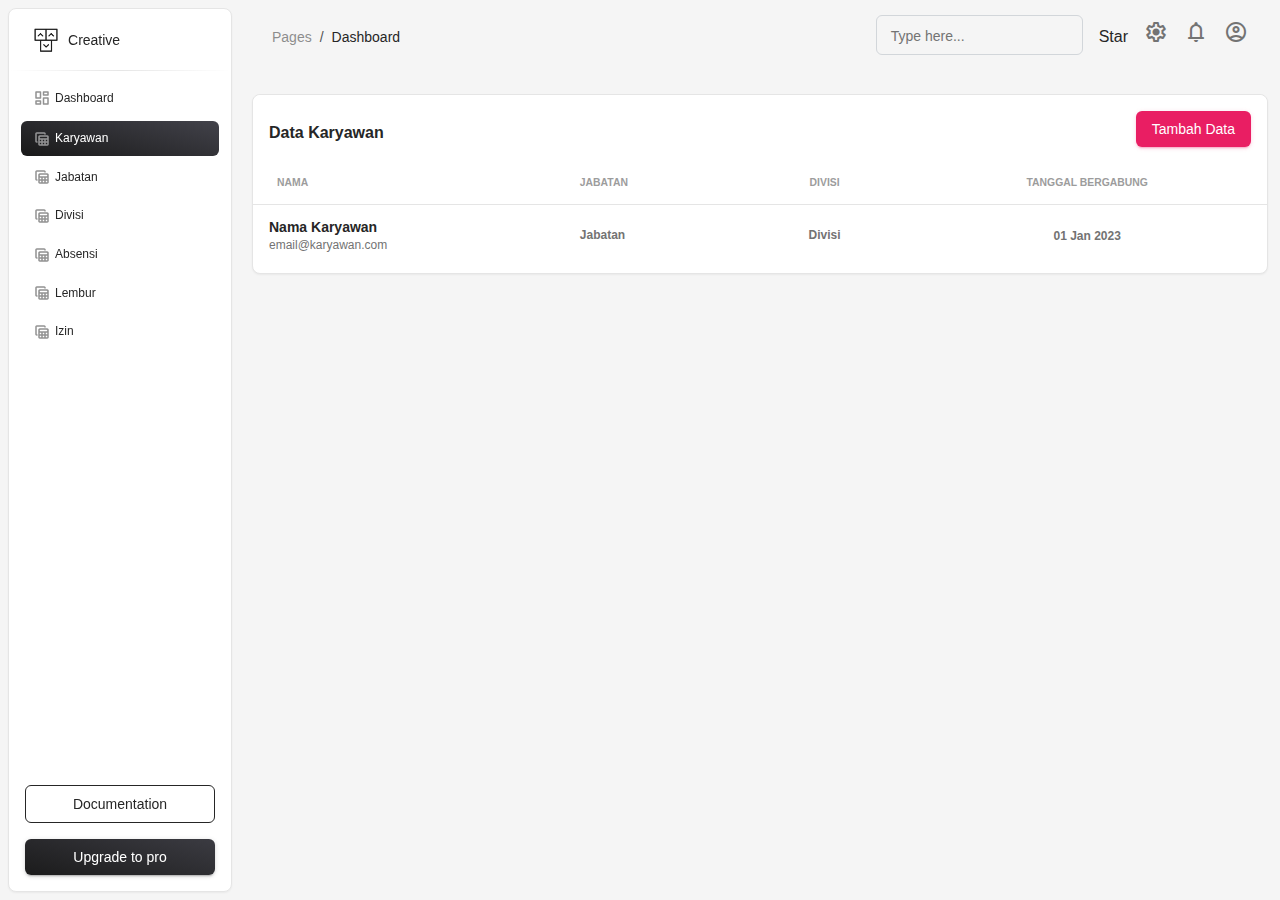
<file: pages/Untitled-1.html>
<!DOCTYPE html>
<html lang="en">

<head>
    <meta charset="UTF-8">
    <meta name="viewport" content="width=device-width, initial-scale=1.0">
    <title>Data Karyawan</title>
    <!-- Menyertakan file CSS utama dari dashboard untuk menjaga konsistensi tampilan -->
    <link href="../assets/css/material-dashboard.css?v=3.2.0" rel="stylesheet">
    <link rel="stylesheet" href="https://fonts.googleapis.com/css2?family=Material+Symbols+Rounded:opsz,wght,FILL,GRAD@24,400,0,0" />
</head>

<body class="g-sidenav-show  bg-gray-100">
  <aside class="sidenav navbar navbar-vertical navbar-expand-xs border-radius-lg fixed-start ms-2  bg-white my-2" id="sidenav-main">
    <div class="sidenav-header">
      <i class="fas fa-times p-3 cursor-pointer text-dark opacity-5 position-absolute end-0 top-0 d-none d-xl-none" aria-hidden="true" id="iconSidenav"></i>
      <a class="navbar-brand px-4 py-3 m-0" href=" https://demos.creative-tim.com/material-dashboard/pages/dashboard " target="_blank">
        <img src="../assets/img/logo-ct-dark.png" class="navbar-brand-img" width="26" height="26" alt="main_logo">
        <span class="ms-1 text-sm text-dark">Creative</span>
      </a>
    </div>
    <hr class="horizontal dark mt-0 mb-2">
    <div class="collapse navbar-collapse  w-auto " id="sidenav-collapse-main">
      <ul class="navbar-nav">
        <li class="nav-item">
          <a class="nav-link text-dark" href="../pages/dashboard.html">
            <i class="material-symbols-rounded opacity-5">dashboard</i>
            <span class="nav-link-text ms-1">Dashboard</span>
          </a>
        </li>
        <li class="nav-item">
          <a class="nav-link active bg-gradient-dark text-white" href="../pages/karyawan.html">
            <i class="material-symbols-rounded opacity-5">table_view</i>
            <span class="nav-link-text ms-1">Karyawan</span>
          </a>
        </li>
        <li class="nav-item">
          <a class="nav-link text-dark" href="../pages/jabatan.html">
            <i class="material-symbols-rounded opacity-5">table_view</i>
            <span class="nav-link-text ms-1">Jabatan</span>
          </a>
        </li>
        <li class="nav-item">
          <a class="nav-link text-dark" href="../pages/divisi.html">
            <i class="material-symbols-rounded opacity-5">table_view</i>
            <span class="nav-link-text ms-1">Divisi</span>
          </a>
        </li>
        <li class="nav-item">
          <a class="nav-link text-dark" href="../pages/jabatan.html">
            <i class="material-symbols-rounded opacity-5">table_view</i>
            <span class="nav-link-text ms-1">Absensi</span>
          </a>
        </li>
        <li class="nav-item">
          <a class="nav-link text-dark" href="../pages/jabatan.html">
            <i class="material-symbols-rounded opacity-5">table_view</i>
            <span class="nav-link-text ms-1">Lembur</span>
          </a>
        </li>
        <li class="nav-item">
          <a class="nav-link text-dark" href="../pages/jabatan.html">
            <i class="material-symbols-rounded opacity-5">table_view</i>
            <span class="nav-link-text ms-1">Izin</span>
          </a>
        </li>
        <!-- <li class="nav-item">
          <a class="nav-link text-dark" href="../pages/billing.html">
            <i class="material-symbols-rounded opacity-5">receipt_long</i>
            <span class="nav-link-text ms-1">Billing</span>
          </a>
        </li>
        <li class="nav-item">
          <a class="nav-link text-dark" href="../pages/virtual-reality.html">
            <i class="material-symbols-rounded opacity-5">view_in_ar</i>
            <span class="nav-link-text ms-1">Virtual Reality</span>
          </a>
        </li>
        <li class="nav-item">
          <a class="nav-link text-dark" href="../pages/rtl.html">
            <i class="material-symbols-rounded opacity-5">format_textdirection_r_to_l</i>
            <span class="nav-link-text ms-1">RTL</span>
          </a>
        </li>
        <li class="nav-item">
          <a class="nav-link text-dark" href="../pages/notifications.html">
            <i class="material-symbols-rounded opacity-5">notifications</i>
            <span class="nav-link-text ms-1">Notifications</span>
          </a>
        </li>
        <li class="nav-item mt-3">
          <h6 class="ps-4 ms-2 text-uppercase text-xs text-dark font-weight-bolder opacity-5">Account pages</h6>
        </li>
        <li class="nav-item">
          <a class="nav-link text-dark" href="../pages/profile.html">
            <i class="material-symbols-rounded opacity-5">person</i>
            <span class="nav-link-text ms-1">Profile</span>
          </a>
        </li>
        <li class="nav-item">
          <a class="nav-link text-dark" href="../pages/sign-in.html">
            <i class="material-symbols-rounded opacity-5">login</i>
            <span class="nav-link-text ms-1">Sign In</span>
          </a>
        </li>
        <li class="nav-item">
          <a class="nav-link text-dark" href="../pages/sign-up.html">
            <i class="material-symbols-rounded opacity-5">assignment</i>
            <span class="nav-link-text ms-1">Sign Up</span>
          </a>
        </li> -->
      </ul>
    </div>
    <div class="sidenav-footer position-absolute w-100 bottom-0 ">
      <div class="mx-3">
        <a class="btn btn-outline-dark mt-4 w-100" href="https://www.creative-tim.com/learning-lab/bootstrap/overview/material-dashboard?ref=sidebarfree" type="button">Documentation</a>
        <a class="btn bg-gradient-dark w-100" href="https://www.creative-tim.com/product/material-dashboard-pro?ref=sidebarfree" type="button">Upgrade to pro</a>
      </div>
    </div>
  </aside>
  <main class="main-content position-relative max-height-vh-100 h-100 border-radius-lg ">
    <!-- Navbar -->
    <nav class="navbar navbar-main navbar-expand-lg px-0 mx-3 shadow-none border-radius-xl" id="navbarBlur" data-scroll="true">
      <div class="container-fluid py-1 px-3">
        <nav aria-label="breadcrumb">
          <ol class="breadcrumb bg-transparent mb-0 pb-0 pt-1 px-0 me-sm-6 me-5">
            <li class="breadcrumb-item text-sm"><a class="opacity-5 text-dark" href="javascript:;">Pages</a></li>
            <li class="breadcrumb-item text-sm text-dark active" aria-current="page">Dashboard</li>
          </ol>
        </nav>
        <div class="collapse navbar-collapse mt-sm-0 mt-2 me-md-0 me-sm-4" id="navbar">
          <div class="ms-md-auto pe-md-3 d-flex align-items-center">
            <div class="input-group input-group-outline">
              <label class="form-label">Type here...</label>
              <input type="text" class="form-control">
            </div>
          </div>
          <ul class="navbar-nav d-flex align-items-center  justify-content-end">
            <li class="nav-item d-flex align-items-center"> 
            </li>
            <li class="mt-1">
              <a class="github-button" href="https://github.com/creativetimofficial/material-dashboard" data-icon="octicon-star" data-size="large" data-show-count="true" aria-label="Star creativetimofficial/material-dashboard on GitHub">Star</a>
            </li>
            <li class="nav-item d-xl-none ps-3 d-flex align-items-center">
              <a href="javascript:;" class="nav-link text-body p-0" id="iconNavbarSidenav">
                <div class="sidenav-toggler-inner">
                  <i class="sidenav-toggler-line"></i>
                  <i class="sidenav-toggler-line"></i>
                  <i class="sidenav-toggler-line"></i>
                </div>
              </a>
            </li>
            <li class="nav-item px-3 d-flex align-items-center">
              <a href="javascript:;" class="nav-link text-body p-0">
                <i class="material-symbols-rounded fixed-plugin-button-nav">settings</i>
              </a>
            </li>
            <li class="nav-item dropdown pe-3 d-flex align-items-center">
              <a href="javascript:;" class="nav-link text-body p-0" id="dropdownMenuButton" data-bs-toggle="dropdown" aria-expanded="false">
                <i class="material-symbols-rounded">notifications</i>
              </a>
              <ul class="dropdown-menu  dropdown-menu-end  px-2 py-3 me-sm-n4" aria-labelledby="dropdownMenuButton">
                <li class="mb-2">
                  <a class="dropdown-item border-radius-md" href="javascript:;">
                    <div class="d-flex py-1">
                      <div class="my-auto">
                        <img src="../assets/img/team-2.jpg" class="avatar avatar-sm  me-3 ">
                      </div>
                      <div class="d-flex flex-column justify-content-center">
                        <h6 class="text-sm font-weight-normal mb-1">
                          <span class="font-weight-bold">New message</span> from Laur
                        </h6>
                        <p class="text-xs text-secondary mb-0">
                          <i class="fa fa-clock me-1"></i>
                          13 minutes ago
                        </p>
                      </div>
                    </div>
                  </a>
                </li>
                <li class="mb-2">
                  <a class="dropdown-item border-radius-md" href="javascript:;">
                    <div class="d-flex py-1">
                      <div class="my-auto">
                        <img src="../assets/img/small-logos/logo-spotify.svg" class="avatar avatar-sm bg-gradient-dark  me-3 ">
                      </div>
                      <div class="d-flex flex-column justify-content-center">
                        <h6 class="text-sm font-weight-normal mb-1">
                          <span class="font-weight-bold">New album</span> by Travis Scott
                        </h6>
                        <p class="text-xs text-secondary mb-0">
                          <i class="fa fa-clock me-1"></i>
                          1 day
                        </p>
                      </div>
                    </div>
                  </a>
                </li>
                <li>
                  <a class="dropdown-item border-radius-md" href="javascript:;">
                    <div class="d-flex py-1">
                      <div class="avatar avatar-sm bg-gradient-secondary  me-3  my-auto">
                        <svg width="12px" height="12px" viewBox="0 0 43 36" version="1.1" xmlns="http://www.w3.org/2000/svg" xmlns:xlink="http://www.w3.org/1999/xlink">
                          <title>credit-card</title>
                          <g stroke="none" stroke-width="1" fill="none" fill-rule="evenodd">
                            <g transform="translate(-2169.000000, -745.000000)" fill="#FFFFFF" fill-rule="nonzero">
                              <g transform="translate(1716.000000, 291.000000)">
                                <g transform="translate(453.000000, 454.000000)">
                                  <path class="color-background" d="M43,10.7482083 L43,3.58333333 C43,1.60354167 41.3964583,0 39.4166667,0 L3.58333333,0 C1.60354167,0 0,1.60354167 0,3.58333333 L0,10.7482083 L43,10.7482083 Z" opacity="0.593633743"></path>
                                  <path class="color-background" d="M0,16.125 L0,32.25 C0,34.2297917 1.60354167,35.8333333 3.58333333,35.8333333 L39.4166667,35.8333333 C41.3964583,35.8333333 43,34.2297917 43,32.25 L43,16.125 L0,16.125 Z M19.7083333,26.875 L7.16666667,26.875 L7.16666667,23.2916667 L19.7083333,23.2916667 L19.7083333,26.875 Z M35.8333333,26.875 L28.6666667,26.875 L28.6666667,23.2916667 L35.8333333,23.2916667 L35.8333333,26.875 Z"></path>
                                </g>
                              </g>
                            </g>
                          </g>
                        </svg>
                      </div>
                      <div class="d-flex flex-column justify-content-center">
                        <h6 class="text-sm font-weight-normal mb-1">
                          Payment successfully completed
                        </h6>
                        <p class="text-xs text-secondary mb-0">
                          <i class="fa fa-clock me-1"></i>
                          2 days
                        </p>
                      </div>
                    </div>
                  </a>
                </li>
              </ul>
            </li>
            <li class="nav-item d-flex align-items-center">
              <a href="../pages/sign-in.html" class="nav-link text-body font-weight-bold px-0">
                <i class="material-symbols-rounded">account_circle</i>
              </a>
            </li>
          </ul>
        </div>
      </div>
    </nav>
    <!-- End Navbar -->
  <!-- Konten Halaman -->
  <div class="container-fluid py-4">
    <div class="card">
        <div class="card-header pb-0 d-flex justify-content-between align-items-center">
            <h6>Data Karyawan</h6>
            <!-- Tombol Tambah Data -->
            <button class="btn btn-primary" data-bs-toggle="modal" data-bs-target="#addEmployeeModal">Tambah Data</button>
        </div>
        <div class="card-body px-0 pt-0 pb-2">
            <div class="table-responsive p-0">
                <table class="table align-items-center mb-0">
                  <thead>
                    <tr>
                        <th class="text-uppercase text-secondary text-xxs font-weight-bolder opacity-7">Nama</th>
                        <th class="text-uppercase text-secondary text-xxs font-weight-bolder opacity-7 ps-2">Jabatan</th>
                        <th class="text-center text-uppercase text-secondary text-xxs font-weight-bolder opacity-7">Divisi</th>
                        <th class="text-center text-uppercase text-secondary text-xxs font-weight-bolder opacity-7">Tanggal Bergabung</th>
                    </tr>
                </thead>
                <tbody>
                    <!-- Data karyawan akan ditambahkan di sini -->
                    <tr>
                        <td>
                            <div class="d-flex px-2 py-1">
                                <div class="d-flex flex-column justify-content-center">
                                    <h6 class="mb-0 text-sm">Nama Karyawan</h6>
                                    <p class="text-xs text-secondary mb-0">email@karyawan.com</p>
                                </div>
                            </div>
                        </td>
                        <td>
                            <p class="text-xs font-weight-bold mb-0">Jabatan</p>
                        </td>
                        <td class="text-center">
                            <p class="text-xs font-weight-bold mb-0">Divisi</p>
                        </td>
                        <td class="text-center">
                            <span class="text-secondary text-xs font-weight-bold">01 Jan 2023</span>
                        </td>
                    </tr>
                </table>
            </div>
        </div>
    </div>
</div>

<!-- Modal Form Input Data -->
<div class="modal fade" id="addEmployeeModal" tabindex="-1" aria-labelledby="addEmployeeModalLabel" aria-hidden="true">
    <div class="modal-dialog">
        <div class="modal-content">
            <div class="modal-header">
                <h5 class="modal-title" id="addEmployeeModalLabel">Tambah Data Karyawan</h5>
                <button type="button" class="btn-close" data-bs-dismiss="modal" aria-label="Close"></button>
            </div>
            <div class="modal-body">
                <form>
                    <div class="mb-3">
                        <label for="employeeName" class="form-label">Nama Karyawan</label>
                        <input type="text" class="form-control" id="employeeName" required>
                    </div>
                    <div class="mb-3">
                        <label for="employeePosition" class="form-label">Jabatan</label>
                        <input type="text" class="form-control" id="employeePosition" required>
                    </div>
                    <div class="mb-3">
                        <label for="employeeDivision" class="form-label">Divisi</label>
                        <input type="text" class="form-control" id="employeeDivision" required>
                    </div>
                    <div class="mb-3">
                        <label for="joinDate" class="form-label">Tanggal Bergabung</label>
                        <input type="date" class="form-control" id="joinDate" required>
                    </div>
                    <button type="submit" class="btn btn-primary w-100">Simpan</button>
                </form>
            </div>
        </div>
    </div>
</div>
</main>

<!-- Javascript Files -->
<script src="../assets/js/material-dashboard.js?v=3.2.0"></script>
<!-- Tambahan untuk Bootstrap Modal -->
<script src="https://cdn.jsdelivr.net/npm/bootstrap@5.3.0-alpha1/dist/js/bootstrap.bundle.min.js"></script>
</body>
</html>
</file>
